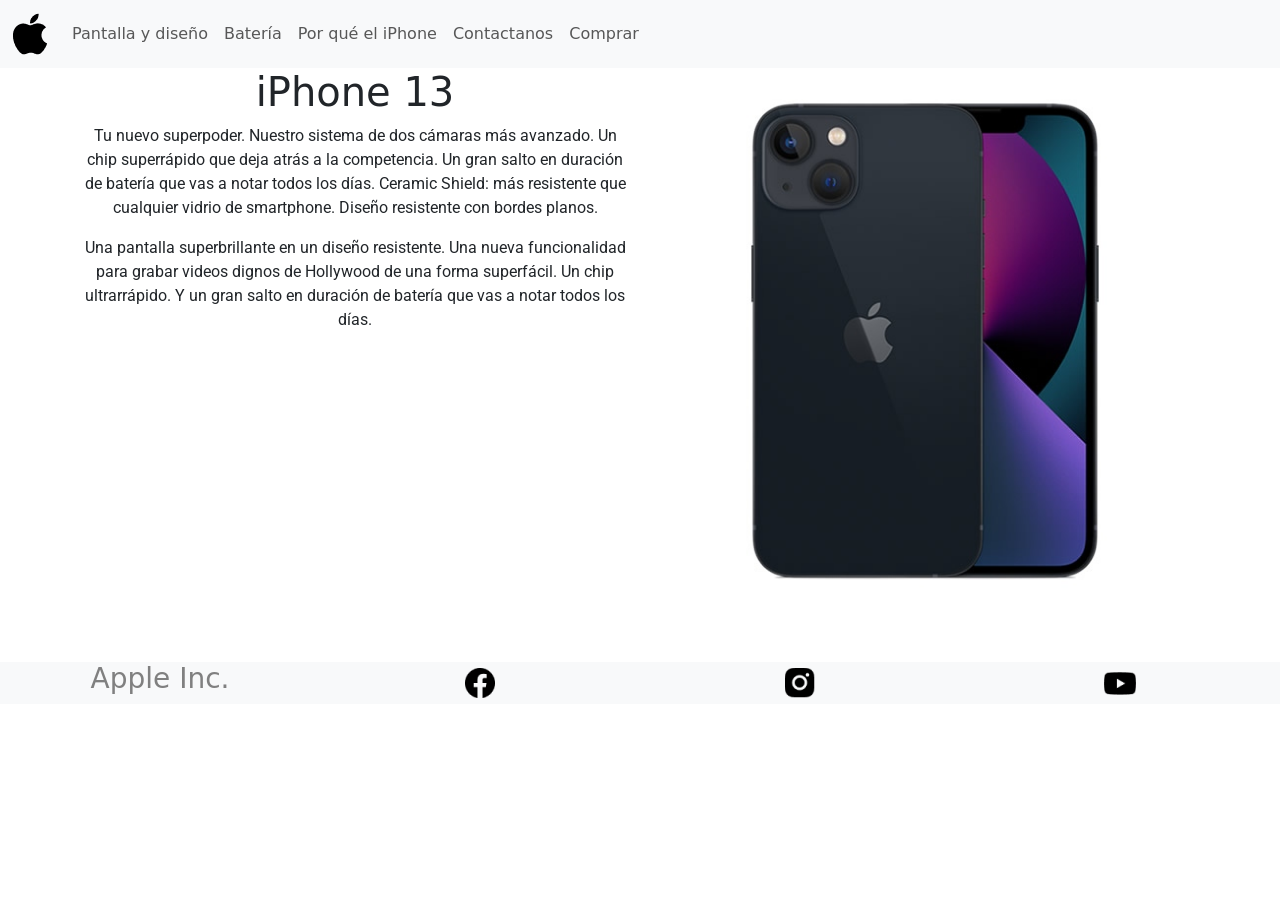
<file: index.html>
<!DOCTYPE html>
<html lang="en">
<head>
    <meta charset="UTF-8">
    <meta http-equiv="X-UA-Compatible" content="IE=edge">
    <meta name="viewport" content="width=device-width, initial-scale=1.0">
    <meta name="description" content="El mejor iphone13 de Apple lo conseguís acá">
    <meta name="keywords"  content="iphone, mobile, apple, iphone13, smartphone, iphone13pro">
    <link href="https://cdn.jsdelivr.net/npm/bootstrap@5.2.1/dist/css/bootstrap.min.css" rel="stylesheet" integrity="sha384-iYQeCzEYFbKjA/T2uDLTpkwGzCiq6soy8tYaI1GyVh/UjpbCx/TYkiZhlZB6+fzT" crossorigin="anonymous">
    <link rel="shortcut icon" href="./img/favicon-32x32.png">
    <link rel="preconnect" href="https://fonts.googleapis.com">
    <link rel="preconnect" href="https://fonts.gstatic.com" crossorigin>
    <link href="https://fonts.googleapis.com/css2?family=Roboto&display=swap" rel="stylesheet">
    <link rel="stylesheet" href="./css/style.css">
    <link href="https://unpkg.com/aos@2.3.1/dist/aos.css" rel="stylesheet">
    <title>iPhone13 | Apple</title>
</head>
<body>
    <header>
      <nav class="navbar navbar-expand-lg bg-light">
        <div class="container-fluid">
          <a class="navbar-brand" href="index.html"> <img src="./img/logo.png" alt="LOGO"></a>
          <button class="navbar-toggler" type="button" data-bs-toggle="collapse" data-bs-target="#navbarNavDropdown" aria-controls="navbarNavDropdown" aria-expanded="false" aria-label="Toggle navigation">
            <span class="navbar-toggler-icon"></span>
          </button>
          <div class="collapse navbar-collapse" id="navbarNavDropdown">
            <ul class="navbar-nav">
              <li class="nav-item">
                <a class="nav-link" href="pantalla.html">Pantalla y diseño</a>
              </li>
              <li class="nav-item">
                <a class="nav-link" href="bateria.html">Batería</a>
              </li>
              <li class="nav-item">
                <a class="nav-link" href="porque.html">Por qué el iPhone</a>
              </li>
              <li class="nav-item">
                <a class="nav-link" href="contacto.html">Contactanos</a>
              </li>
              <li class="nav-item">
                <a class="nav-link" href="comprar.html">Comprar</a>
              </li>
            </ul>
          </div>
        </div>
      </nav>
    </header>
    <main class="container text-center">
      <div class="row">
        <div class="col-xs-12 col-md-6">
          <h1>
            iPhone 13
          </h1>
          <p>
            Tu nuevo superpoder. Nuestro sistema de dos cámaras más avanzado. Un chip superrápido que deja atrás a la competencia. Un gran salto en duración de batería que vas a notar todos los días. Ceramic Shield: más resistente que cualquier vidrio de smartphone. Diseño resistente con bordes planos.
          </p>
          <p>
            Una pantalla superbrillante en un diseño resistente. Una nueva funcionalidad para grabar videos dignos de Hollywood de una forma superfácil. Un chip ultrarrápido. Y un gran salto en duración de batería que vas a notar todos los días.
          </p>
        </div>
        <div class="col-xs-12 col-md-6" data-aos="fade-left">
          <img src="./img/iphone.jpg" class="img-fluid" alt="iPhone13">
        </div>
      </div>
    </main>
    <footer class="footer text-center mt-5">
      <div class="col-xs-12 col-md-3">
        <h3>Apple Inc.</h3>
      </div>
      <div class="col-xs-12 col-md-3" >
        <a href=""><img src="./img/icons_facebook.png" class="img-fluid" alt="facebook"></a>
      </div>
      <div class="col-xs-12 col-md-3" >
        <a href=""><img src="./img/icons_instagram.png" class="img-fluid" alt="instagram"></a>
      </div>
      <div class="col-xs-12 col-md-3" >
        <a href=""><img src="./img/icons_youtube.png" class="img-fluid" alt="youtube"></a>
      </div>
    </footer>
      <script src="https://cdn.jsdelivr.net/npm/bootstrap@5.2.1/dist/js/bootstrap.bundle.min.js" integrity="sha384-u1OknCvxWvY5kfmNBILK2hRnQC3Pr17a+RTT6rIHI7NnikvbZlHgTPOOmMi466C8" crossorigin="anonymous"></script>
      <script src="https://unpkg.com/aos@2.3.1/dist/aos.js"></script>
      <script> AOS.init(); </script>    
    </body>
</html>
</file>
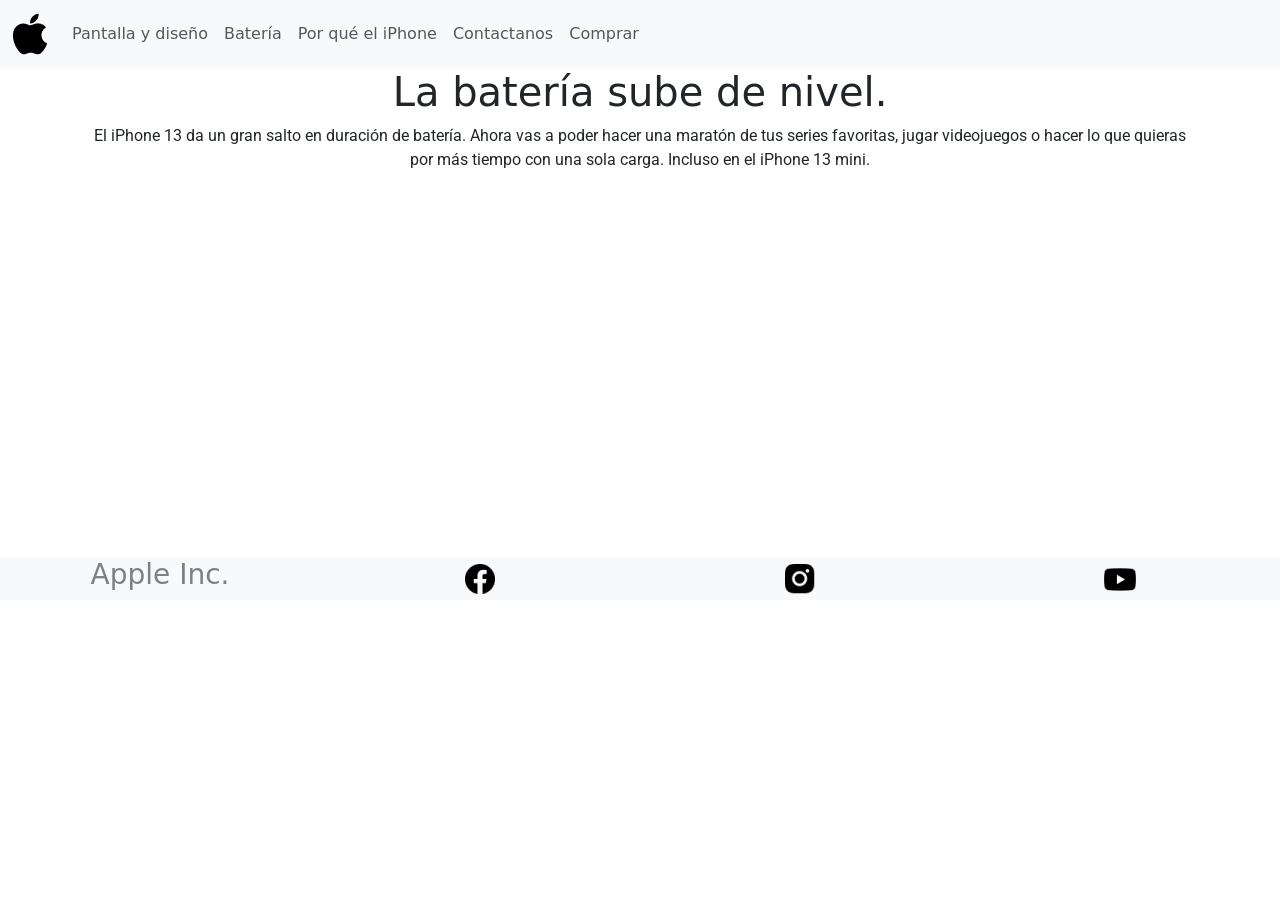
<file: bateria.html>
<!DOCTYPE html>
<html lang="en">
<head>
    <meta charset="UTF-8">
    <meta http-equiv="X-UA-Compatible" content="IE=edge">
    <meta name="viewport" content="width=device-width, initial-scale=1.0">
    <link href="https://cdn.jsdelivr.net/npm/bootstrap@5.2.1/dist/css/bootstrap.min.css" rel="stylesheet" integrity="sha384-iYQeCzEYFbKjA/T2uDLTpkwGzCiq6soy8tYaI1GyVh/UjpbCx/TYkiZhlZB6+fzT" crossorigin="anonymous">
    <link rel="shortcut icon" href="./img/favicon-32x32.png">
    <link rel="preconnect" href="https://fonts.googleapis.com">
    <link rel="preconnect" href="https://fonts.gstatic.com" crossorigin>
    <link href="https://fonts.googleapis.com/css2?family=Roboto&display=swap" rel="stylesheet">
    <link rel="stylesheet" href="./css/style.css">
    <title>iPhone13 | Batería</title>
</head>
<body>
  <header>
    <nav class="navbar navbar-expand-lg bg-light">
      <div class="container-fluid">
        <a class="navbar-brand" href="index.html"> <img src="./img/logo.png" alt="LOGO"></a>
        <button class="navbar-toggler" type="button" data-bs-toggle="collapse" data-bs-target="#navbarNavDropdown" aria-controls="navbarNavDropdown" aria-expanded="false" aria-label="Toggle navigation">
          <span class="navbar-toggler-icon"></span>
        </button>
        <div class="collapse navbar-collapse" id="navbarNavDropdown">
          <ul class="navbar-nav">
            <li class="nav-item">
              <a class="nav-link" href="pantalla.html">Pantalla y diseño</a>
            </li>
            <li class="nav-item">
              <a class="nav-link" href="bateria.html">Batería</a>
            </li>
            <li class="nav-item">
              <a class="nav-link" href="porque.html">Por qué el iPhone</a>
            </li>
            <li class="nav-item">
              <a class="nav-link" href="contacto.html">Contactanos</a>
            </li>
            <li class="nav-item">
              <a class="nav-link" href="comprar.html">Comprar</a>
            </li>
          </ul>
        </div>
      </div>
    </nav>
  </header>
  <main class="container text-center">
    <div class="row">
      <div class="col-xs-12 col-md-12">
        <h1>
          La batería sube de nivel.
        </h1>
        <p>
          El iPhone 13 da un gran salto en duración de batería. Ahora vas a poder hacer una maratón de tus series favoritas, jugar videojuegos o hacer lo que quieras por más tiempo con una sola carga. Incluso en el iPhone 13 mini.
        </p>
      </div>
      <div class="col-xs-12 col-md-12">
        <iframe width="560" height="315" src="https://www.youtube.com/embed/kdepgkh4Ve4" title="YouTube video player" frameborder="0" allow="accelerometer; autoplay; clipboard-write; encrypted-media; gyroscope; picture-in-picture" allowfullscreen></iframe>
      </div>
    </div>
  </main>
  <footer class="footer text-center mt-5">
    <div class="col-xs-12 col-md-3">
      <h3>Apple Inc.</h3>
    </div>
    <div class="col-xs-12 col-md-3" >
      <a href=""><img src="./img/icons_facebook.png" class="img-fluid" alt="facebook"></a>
    </div>
    <div class="col-xs-12 col-md-3" >
      <a href=""><img src="./img/icons_instagram.png" class="img-fluid" alt="instagram"></a>
    </div>
    <div class="col-xs-12 col-md-3" >
      <a href=""><img src="./img/icons_youtube.png" class="img-fluid" alt="youtube"></a>
    </div>
  </footer>
    <script src="https://cdn.jsdelivr.net/npm/bootstrap@5.2.1/dist/js/bootstrap.bundle.min.js" integrity="sha384-u1OknCvxWvY5kfmNBILK2hRnQC3Pr17a+RTT6rIHI7NnikvbZlHgTPOOmMi466C8" crossorigin="anonymous"></script>
</body>
</html>
</file>
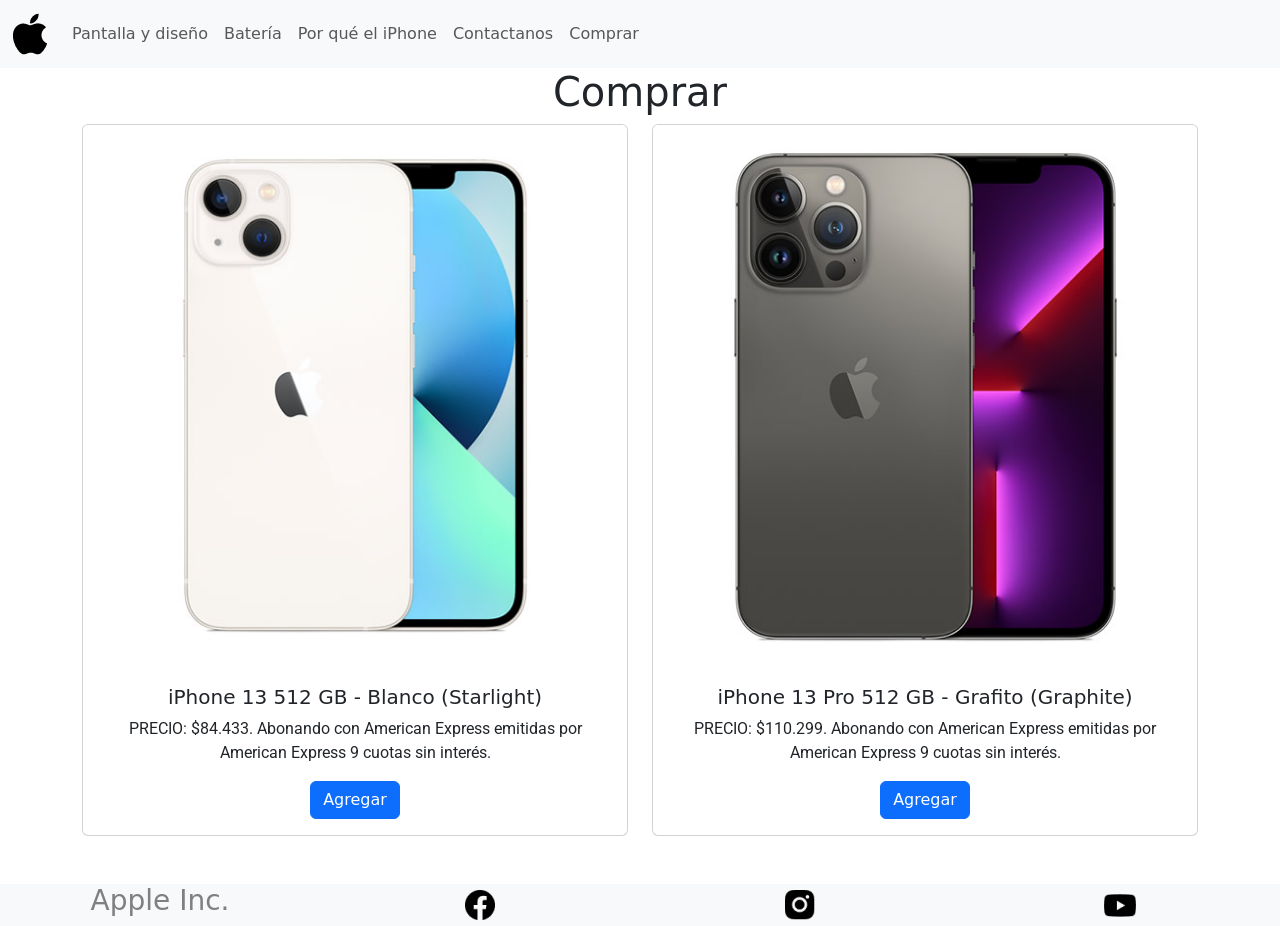
<file: comprar.html>
<!DOCTYPE html>
<html lang="en">
<head>
    <meta charset="UTF-8">
    <meta http-equiv="X-UA-Compatible" content="IE=edge">
    <meta name="viewport" content="width=device-width, initial-scale=1.0">
    <link href="https://cdn.jsdelivr.net/npm/bootstrap@5.2.1/dist/css/bootstrap.min.css" rel="stylesheet" integrity="sha384-iYQeCzEYFbKjA/T2uDLTpkwGzCiq6soy8tYaI1GyVh/UjpbCx/TYkiZhlZB6+fzT" crossorigin="anonymous">
    <link rel="shortcut icon" href="./img/favicon-32x32.png">
    <link rel="preconnect" href="https://fonts.googleapis.com">
    <link rel="preconnect" href="https://fonts.gstatic.com" crossorigin>
    <link href="https://fonts.googleapis.com/css2?family=Roboto&display=swap" rel="stylesheet">
    <link rel="stylesheet" href="./css/style.css">
    <link href="https://unpkg.com/aos@2.3.1/dist/aos.css" rel="stylesheet">
    <title>iPhone13 | Comprar</title>
</head>
<body>
  <header>
    <nav class="navbar navbar-expand-lg bg-light">
      <div class="container-fluid">
        <a class="navbar-brand" href="index.html"> <img src="./img/logo.png" alt="LOGO"></a>
        <button class="navbar-toggler" type="button" data-bs-toggle="collapse" data-bs-target="#navbarNavDropdown" aria-controls="navbarNavDropdown" aria-expanded="false" aria-label="Toggle navigation">
          <span class="navbar-toggler-icon"></span>
        </button>
        <div class="collapse navbar-collapse" id="navbarNavDropdown">
          <ul class="navbar-nav">
            <li class="nav-item">
              <a class="nav-link" href="pantalla.html">Pantalla y diseño</a>
            </li>
            <li class="nav-item">
              <a class="nav-link" href="bateria.html">Batería</a>
            </li>
            <li class="nav-item">
              <a class="nav-link" href="porque.html">Por qué el iPhone</a>
            </li>
            <li class="nav-item">
              <a class="nav-link" href="contacto.html">Contactanos</a>
            </li>
            <li class="nav-item">
              <a class="nav-link" href="comprar.html">Comprar</a>
            </li>
          </ul>
        </div>
      </div>
    </nav>
  </header>
  <main class="container text-center">
    <div class="row">
      <div class="col-xs-12 col-md-12">
        <h1>
          Comprar
        </h1>
      
          
          <!-- mostrar info del carrito --> 
          
          <div class="row" id="listado"></div> 
          
          <div id="carrito"></div>

    </div>
  </main>
  <footer class="footer text-center mt-5">
    <div class="col-xs-12 col-md-3">
      <h3>Apple Inc.</h3>
    </div>
    <div class="col-xs-12 col-md-3" >
      <a href=""><img src="./img/icons_facebook.png" class="img-fluid" alt="facebook"></a>
    </div>
    <div class="col-xs-12 col-md-3" >
      <a href=""><img src="./img/icons_instagram.png" class="img-fluid" alt="instagram"></a>
    </div>
    <div class="col-xs-12 col-md-3" >
      <a href=""><img src="./img/icons_youtube.png" class="img-fluid" alt="youtube"></a>
    </div>
  </footer>
    <script src="https://cdn.jsdelivr.net/npm/bootstrap@5.2.1/dist/js/bootstrap.bundle.min.js" integrity="sha384-u1OknCvxWvY5kfmNBILK2hRnQC3Pr17a+RTT6rIHI7NnikvbZlHgTPOOmMi466C8" crossorigin="anonymous"></script>
    <script src="https://unpkg.com/aos@2.3.1/dist/aos.js"></script>
    <script> AOS.init(); </script>
    <script src="./app_2.js"></script>
</body>
</html>
</file>
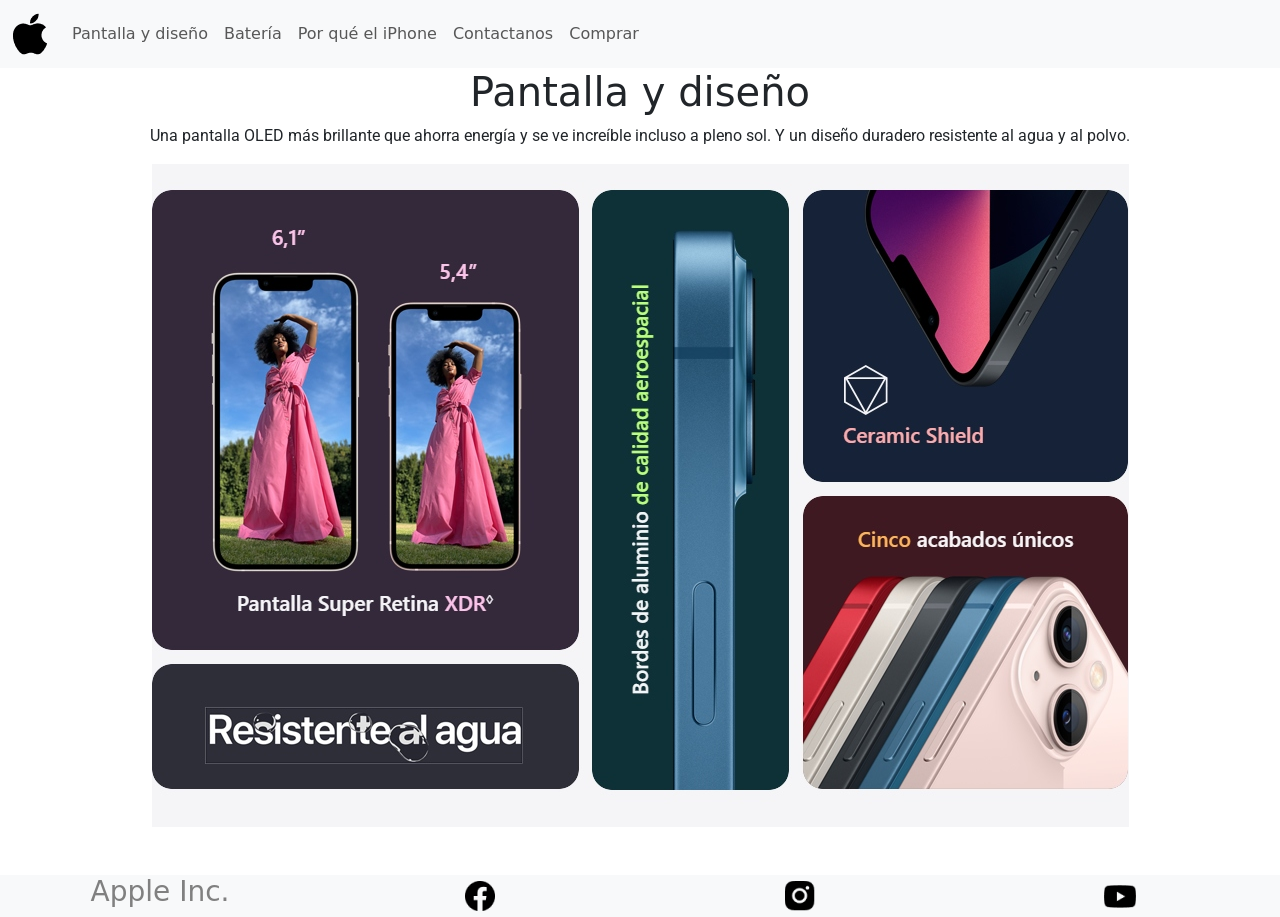
<file: pantalla.html>
<!DOCTYPE html>
<html lang="en">
<head>
    <meta charset="UTF-8">
    <meta http-equiv="X-UA-Compatible" content="IE=edge">
    <meta name="viewport" content="width=device-width, initial-scale=1.0">
    <link href="https://cdn.jsdelivr.net/npm/bootstrap@5.2.1/dist/css/bootstrap.min.css" rel="stylesheet" integrity="sha384-iYQeCzEYFbKjA/T2uDLTpkwGzCiq6soy8tYaI1GyVh/UjpbCx/TYkiZhlZB6+fzT" crossorigin="anonymous">
    <link rel="shortcut icon" href="./img/favicon-32x32.png">
    <link rel="preconnect" href="https://fonts.googleapis.com">
    <link rel="preconnect" href="https://fonts.gstatic.com" crossorigin>
    <link href="https://fonts.googleapis.com/css2?family=Roboto&display=swap" rel="stylesheet">
    <link rel="stylesheet" href="./css/style.css">
    <title>iPhone13 | Pantalla</title>
</head>
<body>
  <header>
    <nav class="navbar navbar-expand-lg bg-light">
      <div class="container-fluid">
        <a class="navbar-brand" href="index.html"> <img src="./img/logo.png" alt="LOGO"></a>
        <button class="navbar-toggler" type="button" data-bs-toggle="collapse" data-bs-target="#navbarNavDropdown" aria-controls="navbarNavDropdown" aria-expanded="false" aria-label="Toggle navigation">
          <span class="navbar-toggler-icon"></span>
        </button>
        <div class="collapse navbar-collapse" id="navbarNavDropdown">
          <ul class="navbar-nav">
            <li class="nav-item">
              <a class="nav-link" href="pantalla.html">Pantalla y diseño</a>
            </li>
            <li class="nav-item">
              <a class="nav-link" href="bateria.html">Batería</a>
            </li>
            <li class="nav-item">
              <a class="nav-link" href="porque.html">Por qué el iPhone</a>
            </li>
            <li class="nav-item">
              <a class="nav-link" href="contacto.html">Contactanos</a>
            </li>
            <li class="nav-item">
              <a class="nav-link" href="comprar.html">Comprar</a>
            </li>
          </ul>
        </div>
      </div>
    </nav>
  </header>
  <main class="container text-center">
    <div class="row">
      <div class="col-xs-12 col-md-12">
        <h1>
          Pantalla y diseño
        </h1>
        <p>
          Una pantalla OLED más brillante que ahorra energía y se ve increíble incluso a pleno sol. Y un diseño duradero resistente al agua y al polvo.
        </p>
      </div>
      <div class="col-xs-12 col-md-12">
        <img src="./img/iPhone_pantalla.jpg" class="img-fluid" alt="pantalla iPhone13">
      </div>
    </div>
  </main>
  <footer class="footer text-center mt-5">
    <div class="col-xs-12 col-md-3">
      <h3>Apple Inc.</h3>
    </div>
    <div class="col-xs-12 col-md-3" >
      <a href=""><img src="./img/icons_facebook.png" class="img-fluid" alt="facebook"></a>
    </div>
    <div class="col-xs-12 col-md-3" >
      <a href=""><img src="./img/icons_instagram.png" class="img-fluid" alt="instagram"></a>
    </div>
    <div class="col-xs-12 col-md-3" >
      <a href=""><img src="./img/icons_youtube.png" class="img-fluid" alt="youtube"></a>
    </div>
  </footer>
    <script src="https://cdn.jsdelivr.net/npm/bootstrap@5.2.1/dist/js/bootstrap.bundle.min.js" integrity="sha384-u1OknCvxWvY5kfmNBILK2hRnQC3Pr17a+RTT6rIHI7NnikvbZlHgTPOOmMi466C8" crossorigin="anonymous"></script>
</body>
</html>
</file>
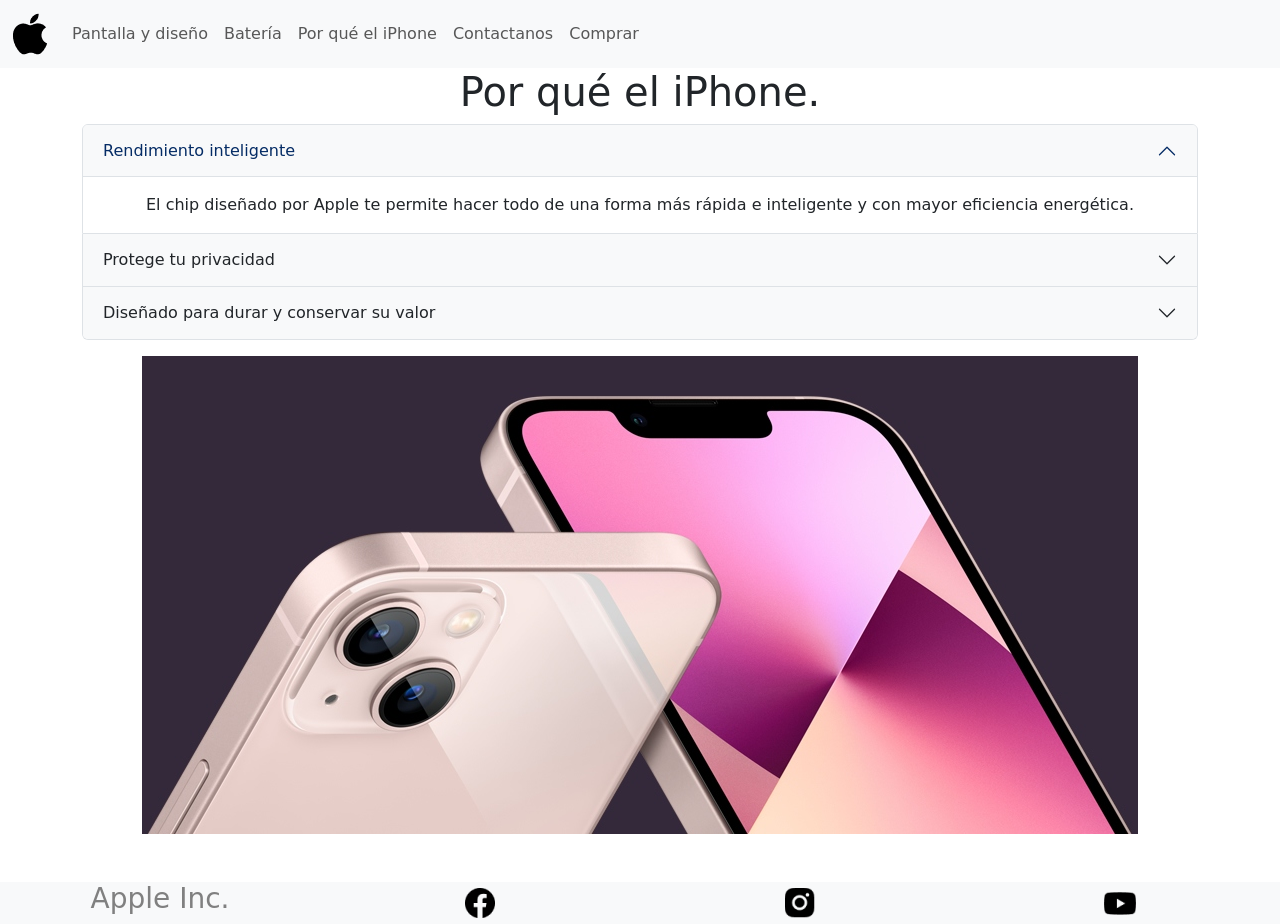
<file: porque.html>
<!DOCTYPE html>
<html lang="en">
<head>
    <meta charset="UTF-8">
    <meta http-equiv="X-UA-Compatible" content="IE=edge">
    <meta name="viewport" content="width=device-width, initial-scale=1.0">
    <link href="https://cdn.jsdelivr.net/npm/bootstrap@5.2.1/dist/css/bootstrap.min.css" rel="stylesheet" integrity="sha384-iYQeCzEYFbKjA/T2uDLTpkwGzCiq6soy8tYaI1GyVh/UjpbCx/TYkiZhlZB6+fzT" crossorigin="anonymous">
    <link rel="shortcut icon" href="./img/favicon-32x32.png">
    <link rel="preconnect" href="https://fonts.googleapis.com">
    <link rel="preconnect" href="https://fonts.gstatic.com" crossorigin>
    <link href="https://fonts.googleapis.com/css2?family=Roboto&display=swap" rel="stylesheet">
    <link rel="stylesheet" href="./css/style.css">
    <title>iPhone13 | Por qué</title>
</head>
<body>
  <header>
    <nav class="navbar navbar-expand-lg bg-light">
      <div class="container-fluid">
        <a class="navbar-brand" href="index.html"> <img src="./img/logo.png" alt="LOGO"></a>
        <button class="navbar-toggler" type="button" data-bs-toggle="collapse" data-bs-target="#navbarNavDropdown" aria-controls="navbarNavDropdown" aria-expanded="false" aria-label="Toggle navigation">
          <span class="navbar-toggler-icon"></span>
        </button>
        <div class="collapse navbar-collapse" id="navbarNavDropdown">
          <ul class="navbar-nav">
            <li class="nav-item">
              <a class="nav-link" href="pantalla.html">Pantalla y diseño</a>
            </li>
            <li class="nav-item">
              <a class="nav-link" href="bateria.html">Batería</a>
            </li>
            <li class="nav-item">
              <a class="nav-link" href="porque.html">Por qué el iPhone</a>
            </li>
            <li class="nav-item">
              <a class="nav-link" href="contacto.html">Contactanos</a>
            </li>
            <li class="nav-item">
              <a class="nav-link" href="comprar.html">Comprar</a>
            </li>
          </ul>
        </div>
      </div>
    </nav>
  </header>
  <main class="container text-center">
    <div class="row">
      <div class="col-xs-12 col-md-12">
        <h1>
          Por qué el iPhone.
        </h1>
      </div>
      <div class="accordion" id="accordionExample">
        <div class="accordion-item">
          <h2 class="accordion-header" id="headingOne">
            <button class="accordion-button bg-light" type="button" data-bs-toggle="collapse" data-bs-target="#collapseOne" aria-expanded="true" aria-controls="collapseOne">
              Rendimiento inteligente
            </button>
          </h2>
          <div id="collapseOne" class="accordion-collapse collapse show" aria-labelledby="headingOne" data-bs-parent="#accordionExample">
            <div class="accordion-body">
              El chip diseñado por Apple te permite hacer todo de una forma más rápida e inteligente y con mayor eficiencia energética.
            </div>
          </div>
        </div>
        <div class="accordion-item">
          <h2 class="accordion-header" id="headingTwo">
            <button class="accordion-button collapsed bg-light" type="button" data-bs-toggle="collapse" data-bs-target="#collapseTwo" aria-expanded="false" aria-controls="collapseTwo">
              Protege tu privacidad
            </button>
          </h2>
          <div id="collapseTwo" class="accordion-collapse collapse" aria-labelledby="headingTwo" data-bs-parent="#accordionExample">
            <div class="accordion-body">
              Cada detalle está pensado para mantener tu información segura y protegida.
            </div>
          </div>
        </div>
        <div class="accordion-item">
          <h2 class="accordion-header" id="headingThree">
            <button class="accordion-button collapsed bg-light" type="button" data-bs-toggle="collapse" data-bs-target="#collapseThree" aria-expanded="false" aria-controls="collapseThree">
              Diseñado para durar y conservar su valor
            </button>
          </h2>
          <div id="collapseThree" class="accordion-collapse collapse" aria-labelledby="headingThree" data-bs-parent="#accordionExample">
            <div class="accordion-body">
              El iPhone es resistente y conserva su valor por más tiempo que otros smartphones.
            </div>
          </div>
        </div>
      </div>
      <div>
        <img src="./img/iPhone_porque.jpg" class="img-fluid mt-3" alt="iPhone13">
      </div>
    </div>
  </main>
  <footer class="footer text-center mt-5">
    <div class="col-xs-12 col-md-3">
      <h3>Apple Inc.</h3>
    </div>
    <div class="col-xs-12 col-md-3" >
      <a href=""><img src="./img/icons_facebook.png" class="img-fluid" alt="facebook"></a>
    </div>
    <div class="col-xs-12 col-md-3" >
      <a href=""><img src="./img/icons_instagram.png" class="img-fluid" alt="instagram"></a>
    </div>
    <div class="col-xs-12 col-md-3" >
      <a href=""><img src="./img/icons_youtube.png" class="img-fluid" alt="youtube"></a>
    </div>
  </footer>
    <script src="https://cdn.jsdelivr.net/npm/bootstrap@5.2.1/dist/js/bootstrap.bundle.min.js" integrity="sha384-u1OknCvxWvY5kfmNBILK2hRnQC3Pr17a+RTT6rIHI7NnikvbZlHgTPOOmMi466C8" crossorigin="anonymous"></script>
</body>
</html>
</file>
<file: css/style.css>
* {
  margin: 0%;
  padding: 0%; }

h3 {
  color: gray; }

p {
  font-family: 'Roboto', sans-serif; }

.footer {
  grid-area: footer;
  display: flex;
  flex-direction: row;
  justify-content: space-around;
  align-items: center;
  background-color: #F8F9FA; }
</file>
